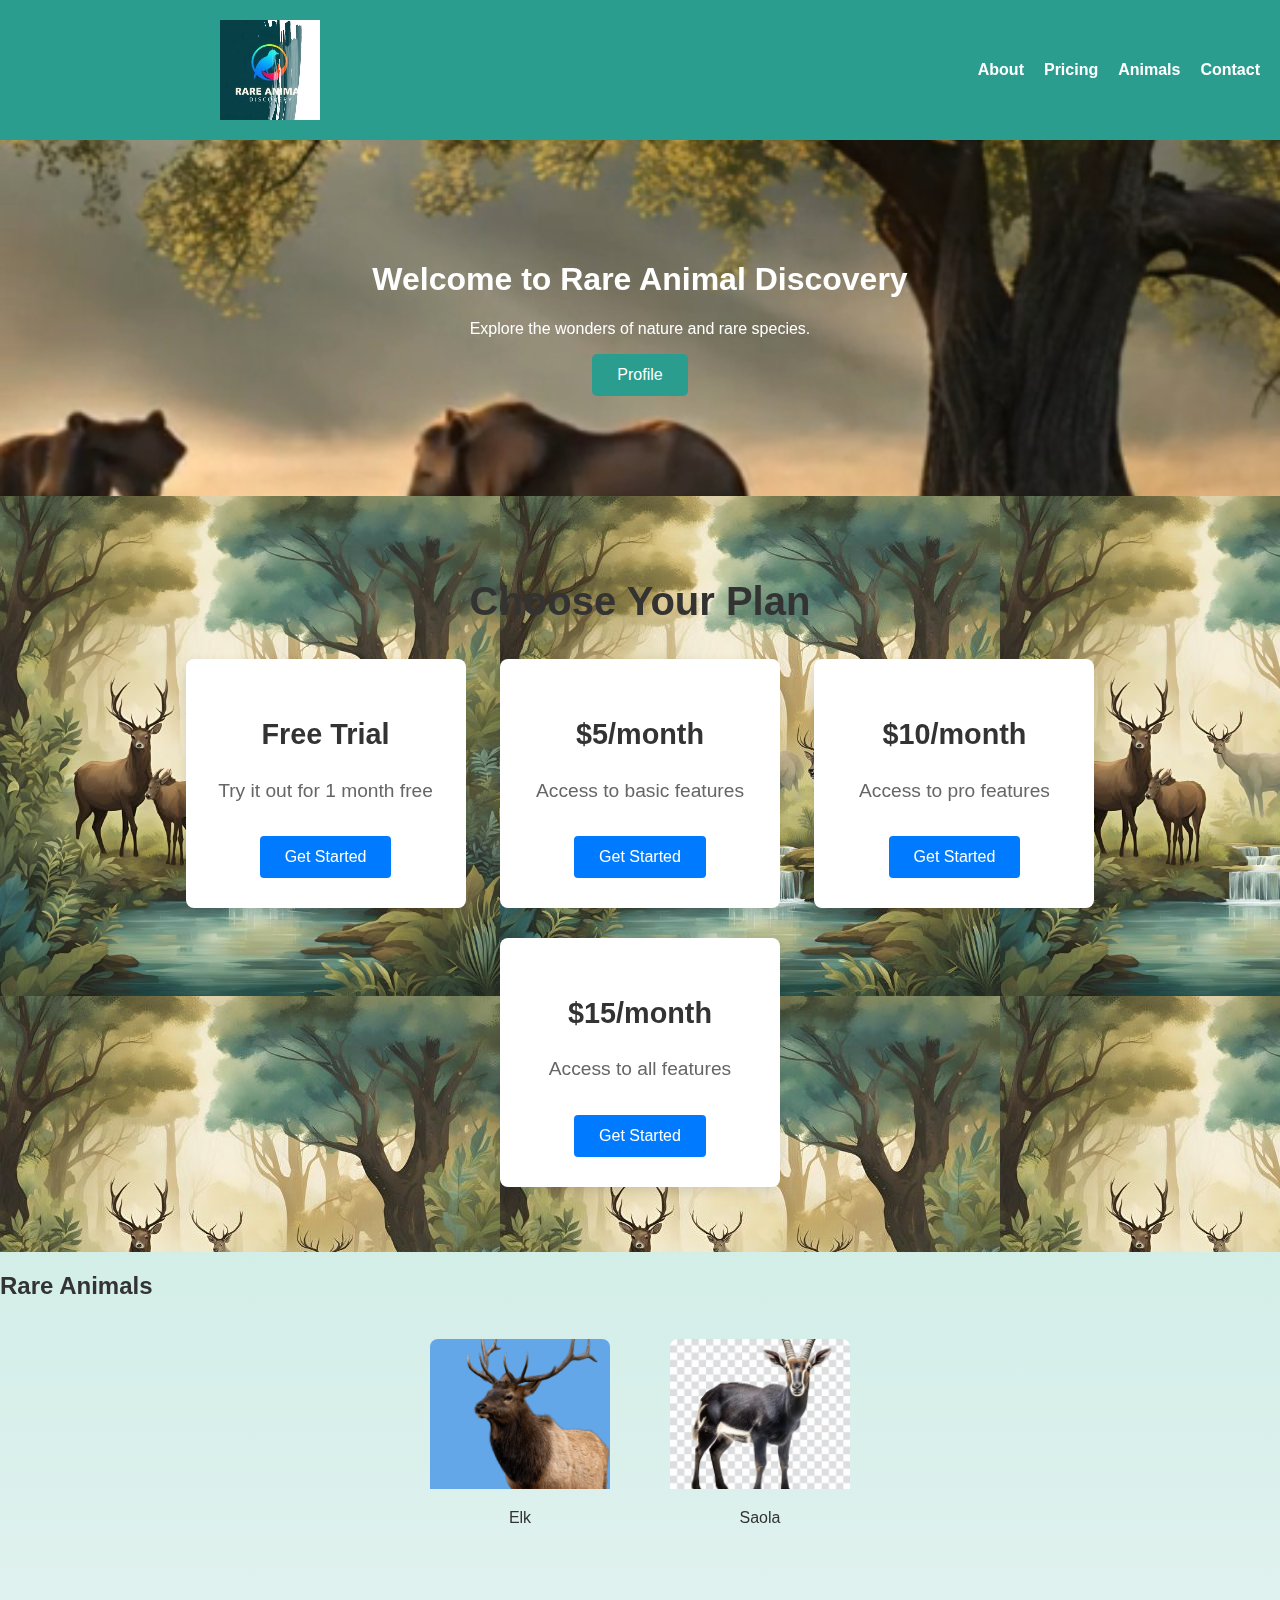
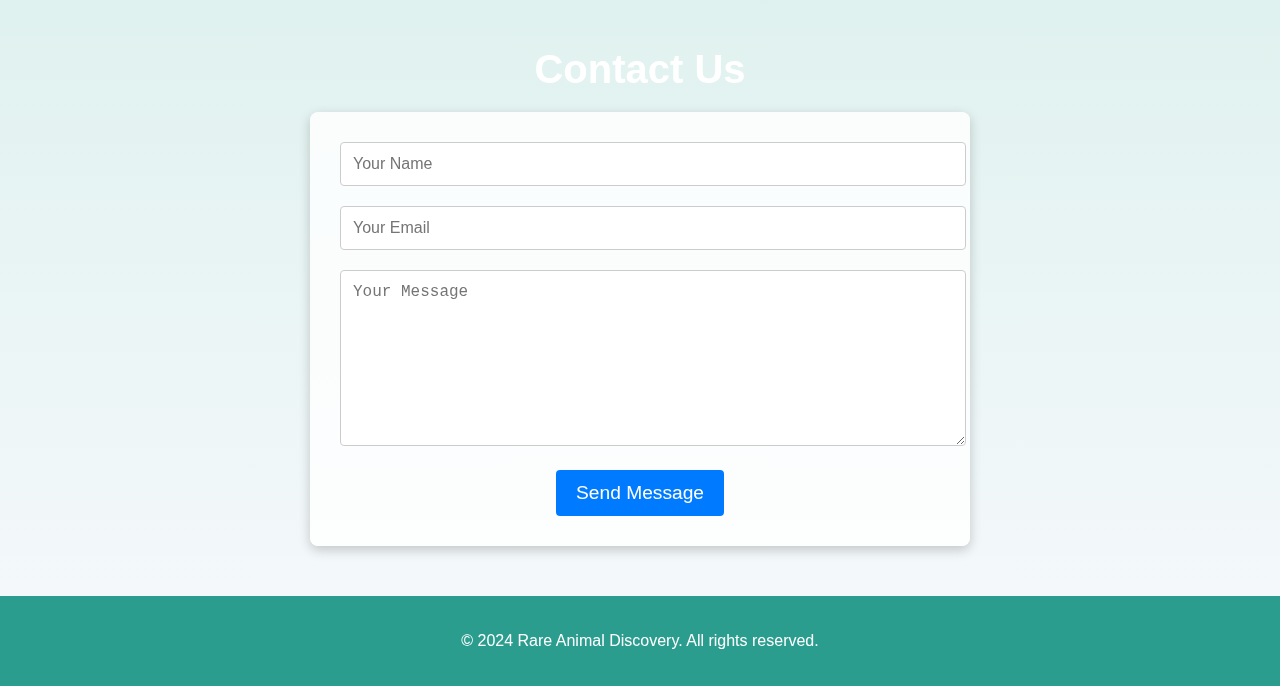
<file: index.html>
<!DOCTYPE html>
<html lang="en">
<head>
    <meta charset="UTF-8">
    <meta name="viewport" content="width=device-width, initial-scale=1.0">
    <title>Rare Animal Discovery</title>
    <link rel="stylesheet" href="styles.css">
</head>
<body>
    <header>

     <section id="logo-video">
                <video autoplay loop muted>
                    <source src="assets/logo.mp4" type="video/mp4">
                
                </video>
     </section>
            


    
        <nav>
            <ul>
                <li><a href="#about">About</a></li>
                <li><a href="#pricing">Pricing</a></li>
                <li><a href="#animals">Animals</a></li>
                <li><a href="#contact">Contact</a></li>
            </ul>
        </nav>
    </header>

    <main>
        <!-- Hero Section -->
        <div id="hero">
            <video autoplay loop muted playsinline id="hero-video">
                <source src="./assets/background.mp4" type="video/mp4">
                Your browser does not support the video tag.
            </video>
            <div class="content">
                <h1>Welcome to Rare Animal Discovery</h1>
                <p>Explore the wonders of nature and rare species.</p>
            </div>
            <button class="Profile" onclick="window.location.href='loginorSignup.html'">Profile</button>
        </div>
        

       <!-- Pricing Section with Get Started Button -->
       <section id="pricing">
        <h2>Choose Your Plan</h2>
        <div class="plan" id="trial">
            <h3>Free Trial</h3>
            <p>Try it out for 1 month free</p>
            <button class="get-started" onclick="goToAnimalGallery('trial')">Get Started</button>
        </div>
        <div class="plan" id="basic">
            <h3>$5/month</h3>
            <p>Access to basic features</p>
            <button class="get-started" onclick="goToAnimalGallery('basic')">Get Started</button>
        </div>
        <div class="plan" id="pro">
            <h3>$10/month</h3>
            <p>Access to pro features</p>
            <button class="get-started" onclick="goToAnimalGallery('pro')">Get Started</button>
        </div>
        <div class="plan" id="pro-plus">
            <h3>$15/month</h3>
            <p>Access to all features</p>
            <button class="get-started" onclick="goToAnimalGallery('pro-plus')">Get Started</button>
        </div>
    </section>
    

        <!-- Animals Section -->
        <section id="animals">
            <h2>Rare Animals</h2>
            <div class="animal-cards">
                <div class="animal-card">
                    <img src="assets/elks.png" alt="Rare Animal 1">
                    <p>Elk</p>
                </div>
                <div class="animal-card">
                    <img src="assets/Saola.jpg" alt="Very Rare Animal 1">
                    <p>Saola</p>
                </div>
            </div>
        </section>

        <!-- Contact Section -->
        <section id="contact">
            <h2>Contact Us</h2>
            <form id="contact-form">
                <input type="text" id="name" placeholder="Your Name" required>
                <input type="email" id="email" placeholder="Your Email" required>
                <textarea id="message" placeholder="Your Message" required></textarea>
                <button type="submit">Send Message</button>
            </form>
        </section>
    </main>

    <footer>
        <p>&copy; 2024 Rare Animal Discovery. All rights reserved.</p>
    </footer>
    <script src="app.js"></script>
</body>
</html>
</file>
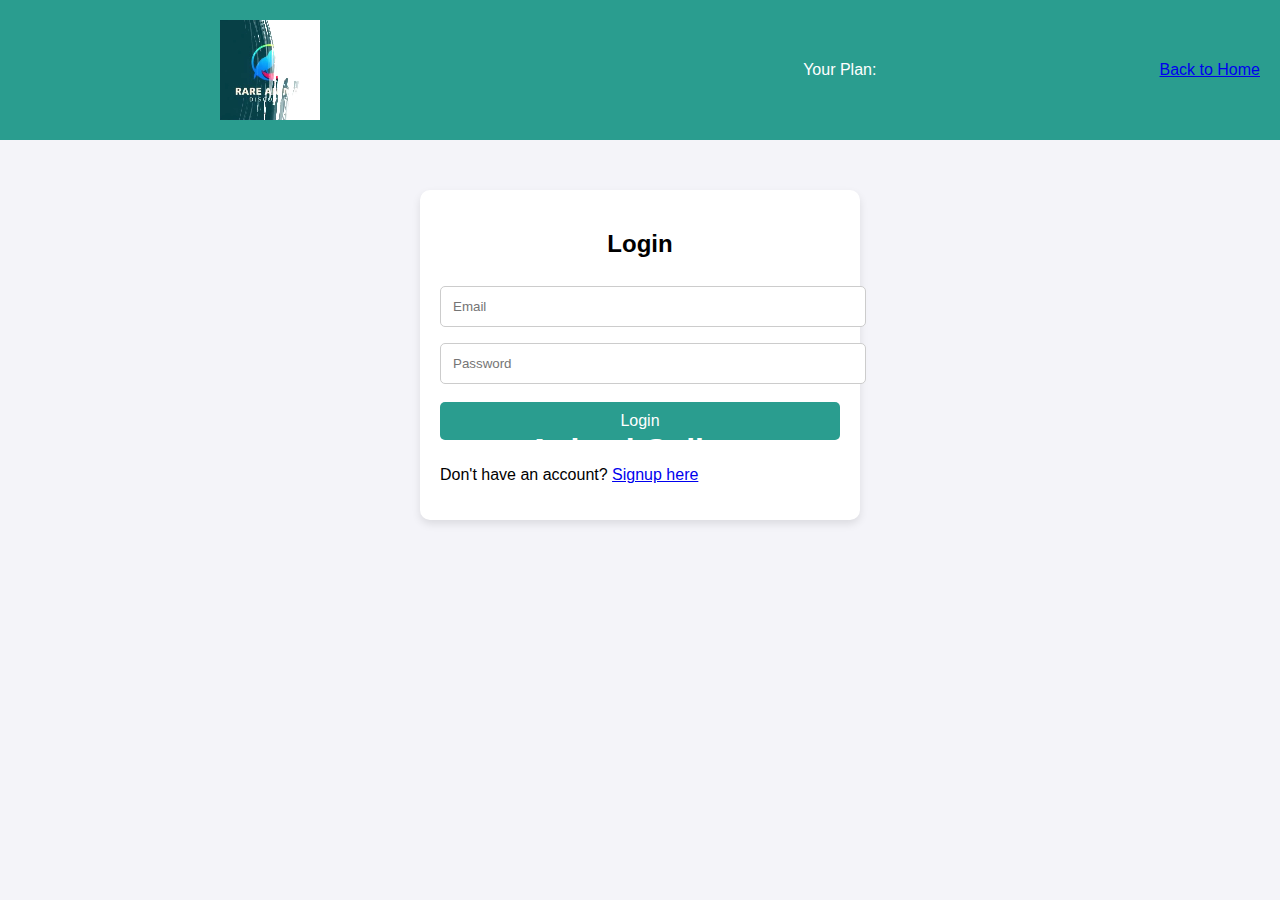
<file: loginorSignup.html>
<!DOCTYPE html>
<html lang="en">
<head>
    <meta charset="UTF-8">
    <meta name="viewport" content="width=device-width, initial-scale=1.0">
    <title>Login or Signup</title>
    <link rel="stylesheet" href="ls.css"> <!-- Link to external CSS -->
</head>
<body>
    <header>
        <section id="logo-video">
            <video autoplay loop muted>
                <source src="assets/logo.mp4" type="video/mp4">
            
            </video>
        </section>

        <h1>Animal Gallery</h1>
        <p>Your Plan: <span id="selected-plan"></span></p>
        <nav>
            <a href="index.html">Back to Home</a>
        </nav>
    </header>

    <div class="container">
       

        <!-- Login Form -->
        <div class="form-container" id="login-form-container">
            <h2>Login</h2>
            <form id="login-form" action="#" method="POST">
                <input type="email" id="login-email" placeholder="Email" required>
                <input type="password" id="login-password" placeholder="Password" required>
                <button type="submit" onclick="loginUser(event)">Login</button>
                <p>Don't have an account? <a href="#" onclick="toggleForm('signup')">Signup here</a></p>
            </form>
        </div>

        <!-- Signup Form -->
        <div class="form-container" id="signup-form-container" style="display:none;">
            <h2>Signup</h2>
            <form id="signup-form" action="#" method="POST">
                <input type="text" id="signup-name" placeholder="Full Name" required>
                <input type="email" id="signup-email" placeholder="Email" required>
                <input type="password" id="signup-password" placeholder="Password" required>
                <button type="submit" onclick="signupUser(event)">Create Account</button>
                <p>Already have an account? <a href="#" onclick="toggleForm('login')">Login here</a></p>
            </form>
        </div>
    </div>
    <div class="profile-container" id="profile-container" style="display:none;">
        <h2>Welcome, <span id="profile-name"></span></h2>
    
        <!-- Update Profile -->
        <button onclick="updateProfile()">Update Profile</button>
    
        <!-- View History -->
        <button onclick="viewHistory()">View History</button>
    
        <!-- Change Settings -->
        <button onclick="changeSettings()">Change Settings</button>
    
        <!-- Select Plan -->
        <h3>Select a Plan</h3>
        <form id="plan-form">
            <label>
                <input type="radio" name="plan" value="Basic" required> Basic Plan
            </label>
            <label>
                <input type="radio" name="plan" value="Premium"> Premium Plan
            </label>
            <label>
                <input type="radio" name="plan" value="Enterprise"> Enterprise Plan
            </label>
            <button type="button" onclick="choosePlan()">Submit Plan</button>
        </form>
    
        <!-- Logout -->
        <button onclick="logout()">Logout</button>
    </div>
    

    <script src="helderscript.js"></script> <!-- Link to external JavaScript -->
</body>
</html>
</file>
<file: styles.css>
/* styles.css */
body {
    font-family: Arial, sans-serif;
    margin: 0;
    padding: 0;
    background: linear-gradient(to bottom, #a8e0cf, #f7f9fc);
    color: #333;
}

header {
    display: flex;
    justify-content: space-between;
    align-items: center;
    padding: 20px;
    background-color: #2a9d8f;
    color: white;
}



#logo-video video {
    width: 20%;
    height: auto;
    display: block;
    margin: 0 auto;
}

header nav ul {
    list-style: none;
    display: flex;
    gap: 20px;
}

header nav ul li a {
    text-decoration: none;
    color: white;
    font-weight: bold;
}

#hero {
    position: relative;
    text-align: center;
    padding: 100px 20px;
    color: white;
    overflow: hidden;
}

#hero-video {
    position: absolute;
    top: 0;
    left: 0;
    width: 100%;
    height: 100%;
    object-fit: cover;
    z-index: -1;
}

#hero .content {
    position: relative;
    z-index: 1;
}

/* Profile Button Styling */
.Profile {
    background-color: #2a9d8f; /* Green background */
    color: white;              /* White text */
    padding: 12px 25px;        /* Add padding for better clickability */
    font-size: 1rem;           /* Set a readable font size */
    border: none;              /* Remove default border */
    border-radius: 5px;        /* Rounded corners for a sleek look */
    cursor: pointer;          /* Indicate it's clickable */
    transition: background-color 0.3s, transform 0.3s; /* Smooth transition effects */
    text-align: center;        /* Center text */
    text-decoration: none;     /* Remove underline from the link (if any) */
    display: inline-block;     /* Allow the button to behave like a block element */
}

.Profile:hover {
    background-color: #1f7c6a; /* Darker green on hover */
    transform: scale(1.05);     /* Slightly increase size on hover for emphasis */
}

.Profile:focus {
    outline: none;             /* Remove the outline on focus for better aesthetics */
    box-shadow: 0 0 5px rgba(42, 157, 143, 0.8); /* Add subtle shadow when focused */
}



.cta-button {
    padding: 10px 20px;
    background-color: #e76f51;
    color: white;
    border: none;
    border-radius: 5px;
    cursor: pointer;
}

/* Pricing Section */
#pricing {
    text-align: center;
    padding: 50px 20px;
    
    background-image: url('./assets/elk.jpg'); 
}

#pricing h2 {
    font-size: 2.5rem;
    margin-bottom: 20px;
}

.plan {
    display: inline-block;
    width: 220px;
    padding: 30px;
    margin: 15px;
    background-color: #fff;
    border-radius: 8px;
    box-shadow: 0 4px 12px rgba(0, 0, 0, 0.1);
    text-align: center;
    transition: transform 0.3s ease-in-out;
}

.plan:hover {
    transform: scale(1.05); /* Slightly enlarge the plan card when hovered */
}

.plan h3 {
    font-size: 1.8rem;
    color: #333;
}

.plan p {
    font-size: 1.2rem;
    color: #666;
}

.get-started {
    background-color: #007bff;
    color: white;
    padding: 12px 25px;
    font-size: 1rem;
    border: none;
    border-radius: 4px;
    cursor: pointer;
    transition: background-color 0.3s ease;
    margin-top: 15px;
}

.get-started:hover {
    background-color: #0056b3;
}


.animal-cards {
    display: flex;
    gap: 20px;
    justify-content: center;
    flex-wrap: wrap;
}

.animal-card {
    text-align: center;
    width: 180px; /* Decrease size */
    margin: 20px;
    overflow: hidden;
    border-radius: 8px; /* Optional for rounded corners */
    transition: transform 0.3s ease, box-shadow 0.3s ease; /* Smooth animation on hover */
}

.animal-card img {
    width: 100%;
    height: 150px; /* Adjust height */
    object-fit: cover; /* Ensures images retain aspect ratio */
    transition: transform 0.3s ease; /* Smooth image transition */
}

.animal-card:hover {
    transform: scale(1.05); /* Slight zoom effect */
    box-shadow: 0 4px 10px rgba(0, 0, 0, 0.2); /* Adds shadow on hover */
}

.animal-card:hover img {
    transform: scale(1.1); /* Zoom effect on image */
}
/* Adding a floating motion to the animal card */
@keyframes float {
    0% {
        transform: translateY(0);
    }
    50% {
        transform: translateY(-10px);
    }
    100% {
        transform: translateY(0);
    }
}

.animal-card {
    animation: float 3s ease-in-out infinite; /* Apply floating animation */
}


/* Contact Section */
#contact {
    background-image: url('./assets/back.jpg'); 
    background-size: cover; /* Ensure it covers the entire section */
    background-position: center; /* Center the image */
    background-attachment: fixed; /* Make the background fixed during scrolling */
    padding: 50px 20px;
    text-align: center;
    color: #fff;
}

#contact h2 {
    font-size: 2.5rem;
    margin-bottom: 20px;
    color: #fff; /* Make the text white for contrast */
}

#contact form {
    max-width: 600px;
    margin: 0 auto;
    background-color: rgba(255, 255, 255, 0.8); /* Transparent white background */
    padding: 30px;
    border-radius: 8px;
    box-shadow: 0 4px 12px rgba(0, 0, 0, 0.2); /* Soft shadow to make the form stand out */
}

#contact input,
#contact textarea {
    width: 100%;
    padding: 12px;
    margin-bottom: 20px;
    border: 1px solid #ccc;
    border-radius: 4px;
    font-size: 1rem;
    transition: border-color 0.3s ease;
    background-color: rgba(255, 255, 255, 0.9); /* Slightly transparent input fields */
}

#contact input:focus,
#contact textarea:focus {
    border-color: #007bff;
    outline: none;
}

#contact textarea {
    height: 150px;
    resize: vertical; /* Allows vertical resizing */
}

#contact button {
    padding: 12px 20px;
    background-color: #007bff;
    color: white;
    font-size: 1.2rem;
    border: none;
    border-radius: 4px;
    cursor: pointer;
    transition: background-color 0.3s ease;
}

#contact button:hover {
    background-color: #0056b3;
}

/* Responsiveness */
@media (max-width: 768px) {
    #contact h2 {
        font-size: 2rem;
    }

    #contact form {
        padding: 20px;
    }

    #contact input,
    #contact textarea {
        font-size: 0.9rem;
    }

    #contact button {
        font-size: 1rem;
    }
}





footer {
    text-align: center;
    padding: 20px;
    background-color: #2a9d8f;
    color: white;
}
@media (max-width: 768px) {
    .plans {
        grid-template-columns: repeat(2, 1fr);
    }

    .animal-cards {
        flex-direction: column;
        align-items: center;
    }

    header nav ul {
        flex-direction: column;
        align-items: center;
        gap: 10px;
    }
}
</file>
<file: ls.css>
/* General styles */
body {
    font-family: Arial, sans-serif;
    margin: 0;
    padding: 0;
    background-color: #f4f4f9;
}

/* Header styling */
header {
    display: flex;
    justify-content: space-between;
    align-items: center;
    padding: 20px;
    background-color: #2a9d8f;
    color: white;
}



#logo-video video {
    width: 20%;
    height: auto;
    display: block;
    margin: 0 auto;
}

header nav ul {
    list-style: none;
    display: flex;
    gap: 20px;
}

header nav ul li a {
    text-decoration: none;
    color: white;
    font-weight: bold;
}

h1 {
    position: absolute;
    top: 50%;
    left: 50%;
    transform: translate(-50%, -50%);
    font-size: 2rem;
    color: white;
    z-index: 1;
    margin: 0;
}

/* Container styles */
.container, .profile-container {
    width: 100%;
    max-width: 400px;
    margin: 50px auto;
    padding: 20px;
    background-color: white;
    border-radius: 10px;
    box-shadow: 0 4px 8px rgba(0, 0, 0, 0.1);
    text-align: center;
}

/* Form styles */
input[type="email"], input[type="password"], input[type="text"] {
    width: 100%;
    padding: 12px;
    margin: 8px 0;
    border: 1px solid #ccc;
    border-radius: 5px;
}

button {
    width: 100%;
    padding: 12px;
    background-color: #2a9d8f;
    color: white;
    border: none;
    border-radius: 5px;
    cursor: pointer;
}

button:hover {
    background-color: #1f7c6a;
}

/* Plan selection */
#plan-form {
    text-align: left;
    margin-top: 20px;
}

label {
    display: block;
    margin: 10px 0;
    font-size: 1rem;
}

label input {
    margin-right: 10px;
}

/* Profile container */
.profile-container {
    width: 100%;
    max-width: 400px;
    margin: 50px auto;
    padding: 20px;
    background-color: white;
    border-radius: 10px;
    box-shadow: 0 4px 8px rgba(0, 0, 0, 0.1);
    text-align: center;
}

.profile-container button {
    margin-top: 10px;
}

.profile-container button:hover {
    background-color: #1f7c6a;
}

button {
    margin: 10px 0;
    padding: 10px;
    background-color: #2a9d8f;
    color: white;
    border: none;
    border-radius: 5px;
    font-size: 1rem;
    cursor: pointer;
    transition: background-color 0.3s;
}

button:hover {
    background-color: #1f7c6a;
}

form {
    margin-top: 20px;
    text-align: left;
}

label {
    display: block;
    margin: 10px 0;
    font-size: 1rem;
}
</file>
